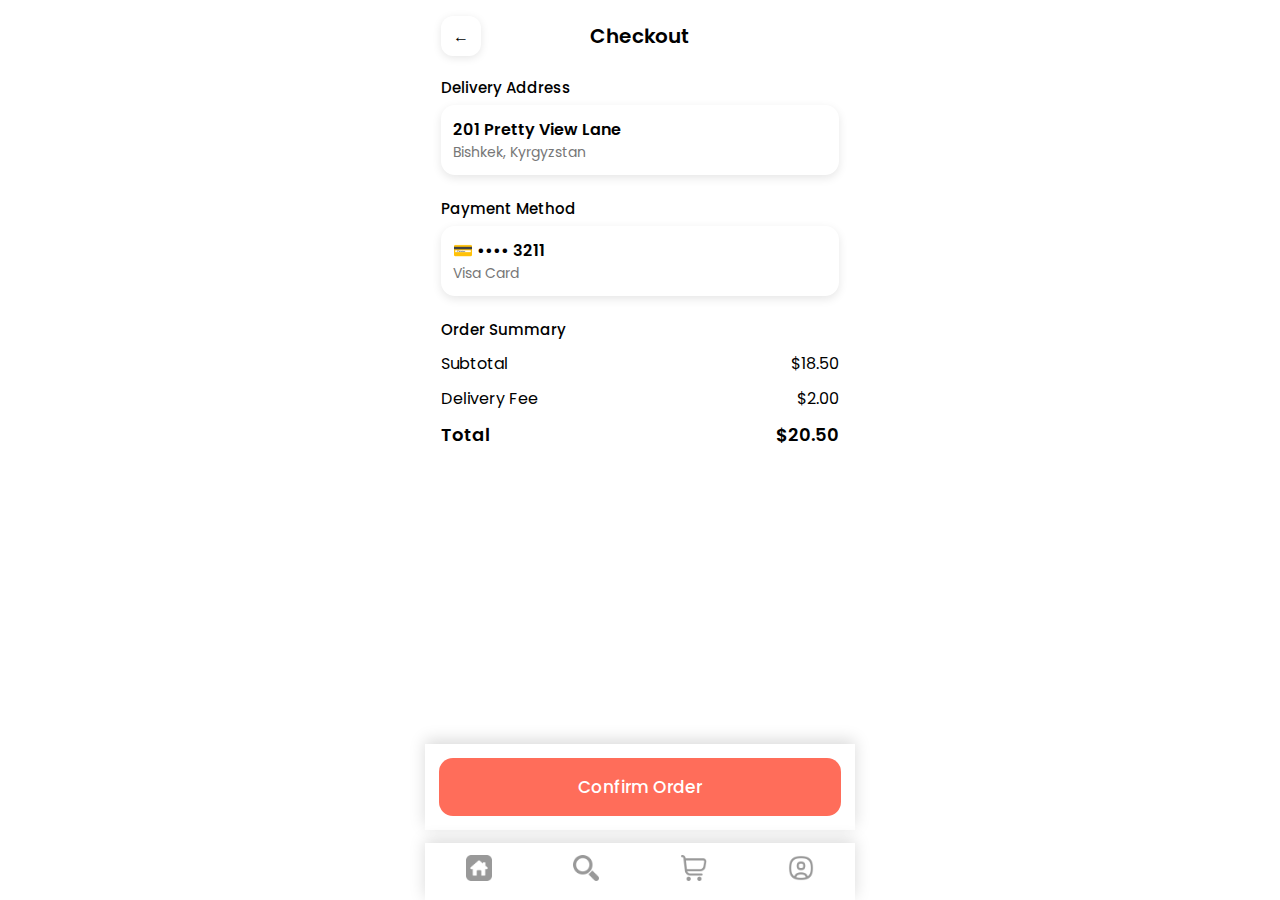
<file: checkout.html>
<!DOCTYPE html>
<html lang="en">
<head>
  <meta charset="UTF-8">
  <meta name="viewport" content="width=device-width, initial-scale=1.0, maximum-scale=1.0">
  <link rel="stylesheet" href="checkout.css">
  <link href="https://fonts.googleapis.com/css2?family=Poppins:wght@300;400;500;600;700&display=swap" rel="stylesheet">
  <title>Checkout</title>
</head>

<body>

<div class="container">

  <div class="top-bar">
    <a href="cart.html">
      <div class="icon-btn">←</div>
    </a>
    <p class="title">Checkout</p>
    <div class="empty"></div>
  </div>

  <div class="section">
    <p class="label">Delivery Address</p>
    <div class="box">
      <p class="bold">201 Pretty View Lane</p>
      <p class="sub">Bishkek, Kyrgyzstan</p>
    </div>
  </div>

  <div class="section">
    <p class="label">Payment Method</p>
    <div class="box">
      <p class="bold">💳 •••• 3211</p>
      <p class="sub">Visa Card</p>
    </div>
  </div>

  <div class="section">
    <p class="label">Order Summary</p>

    <div class="line">
      <p>Subtotal</p>
      <p>$18.50</p>
    </div>

    <div class="line">
      <p>Delivery Fee</p>
      <p>$2.00</p>
    </div>

    <div class="line total">
      <p>Total</p>
      <p>$20.50</p>
    </div>
  </div>

</div>


<div class="action-bar">
  <button class="order-btn">Confirm Order</button>
</div>


<div class="bottom-bar">
  <a href="index.html" class="item">
    <img src="icons/free-icon-home-8638623.png">
  </a>
  <a href="search.html" class="item">
    <img src="icons/free-icon-magnifier-tool-44514.png">
  </a>
  <a href="cart.html" class="item">
    <img src="icons/shopping-cart_3916598.png">
  </a>
  <a href="profile.html" class="item">
    <img src="icons/circle-user_18706282.png">
  </a>
</div>

<script src="navbar.js"></script>

</body>
</html>
</file>
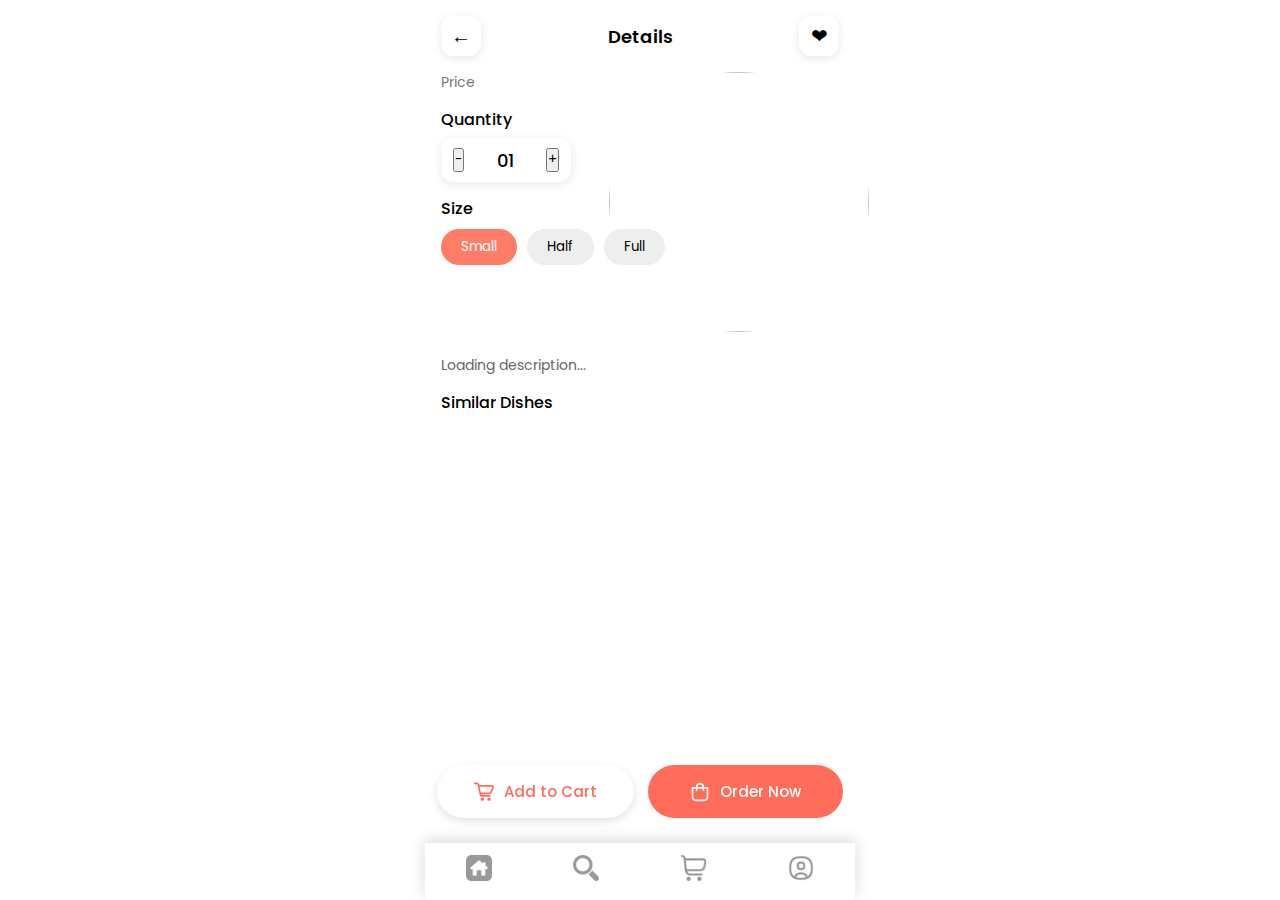
<file: details.html>
<!DOCTYPE html>
<html lang="en">
<head>
  <meta charset="UTF-8">
  <meta name="viewport" content="width=device-width, initial-scale=1.0, maximum-scale=1.0">
  <link rel="stylesheet" href="details.css">
  <link href="https://fonts.googleapis.com/css2?family=Poppins:wght@300;400;500;600;700&display=swap" rel="stylesheet">
  <title>Food Details</title>
</head>

<body>

<div class="container">

  <div class="top-bar">
    <a href="index.html"><div class="icon-btn back">←</div></a>
    <p class="title">Details</p>
    <div class="icon-btn heart">❤</div>
  </div>

  
  <div class="food-header">


    <img id="detail-img" class="food-img">

  
    <div class="food-info">

      <h2 id="detail-title" class="food-title"></h2>

      <p class="rating" id="detail-rating"></p>

      <p class="price-label">Price</p>
      <p class="price" id="detail-price"></p>

      <p class="section-title">Quantity</p>
      <div class="quantity-box">
        <button class="btn minus">-</button>
        <span class="qty"></span>
        <button class="btn plus">+</button>
      </div>

      <p class="section-title">Size</p>
      <div class="size-row">
        <button class="size-btn active">Small</button>
        <button class="size-btn">Half</button>
        <button class="size-btn">Full</button>
      </div>

    </div>
  </div>

  <p class="desc" id="detail-desc">
    Loading description...
  </p>


  <p class="section-title">Similar Dishes</p>

  <div class="similar-list" id="similar-list">
   
  </div>

</div>


<div class="action-bar">
  <a href="cart.html" class="action-btn cart-btn">
    <img src="icons/cart.svg" class="btn-icon">
    <span>Add to Cart</span>
  </a>

  <a href="checkout.html" class="action-btn order-btn">
    <img src="icons/bag-shopping.svg" class="btn-icon">
    <span>Order Now</span>
  </a>
</div>


<div class="bottom-bar">
  <a href="index.html" class="item"><img src="icons/free-icon-home-8638623.png"></a>
  <a href="search.html" class="item"><img src="icons/free-icon-magnifier-tool-44514.png"></a>
  <a href="cart.html" class="item"><img src="icons/shopping-cart_3916598.png"></a>
  <a href="profile.html" class="item"><img src="icons/circle-user_18706282.png"></a>
</div>

<script src="navbar.js"></script>
<script src="api.js"></script>
<script>
const minusBtn = document.querySelector(".minus");
const plusBtn = document.querySelector(".plus");
const qtySpan = document.querySelector(".qty");

qtySpan.textContent = "01";

minusBtn.addEventListener("click", () => {
    let qty = parseInt(qtySpan.textContent);
    if (qty > 1) {
        qty--;
        qtySpan.textContent = qty < 10 ? "0" + qty : qty;
    }
});

plusBtn.addEventListener("click", () => {
    let qty = parseInt(qtySpan.textContent);
    qty++;
    qtySpan.textContent = qty < 10 ? "0" + qty : qty;
});
</script>

</body>
</html>
</file>
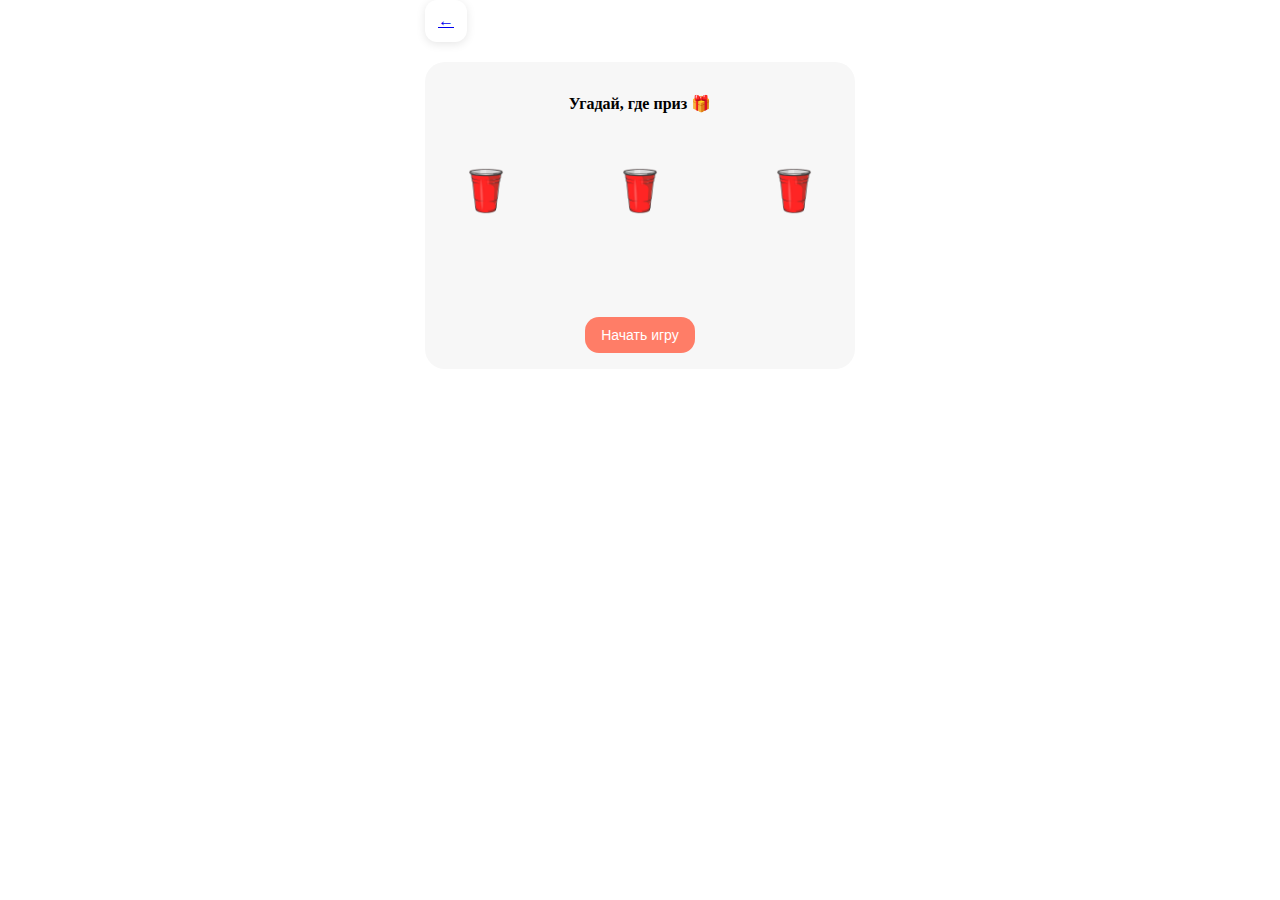
<file: game.html>
<!DOCTYPE html>
<html lang="en">
<head>
    <meta charset="UTF-8">
    <meta name="viewport" content="width=device-width, initial-scale=1.0">
    <link rel="stylesheet" href="game.css">
    <title>Document</title>
</head>
<body>
    <a href="index.html"><div class="icon-btn back">←</div></a>
<div class="shell-game">
  <h3>Угадай, где приз 🎁</h3>

  <div class="cups">
    <div class="cup" data-index="0">
      <img src="cup.png" alt="cup">
    </div>
    <div class="cup" data-index="1">
      <img src="cup.png" alt="cup">
    </div>
    <div class="cup" data-index="2">
      <img src="cup.png" alt="cup">
    </div>
  </div>

  <p class="result" id="game-result"></p>
  <button class="game-btn" id="start-game">Начать игру</button>
</div>

<script>
  const cups = document.querySelectorAll(".cup");
  const result = document.getElementById("game-result");
  const startBtn = document.getElementById("start-game");

  let winningIndex = null;
  let gameActive = false;
  let swingTimeout = null;

  function startGame() {
    result.textContent = "";
    gameActive = false;

    cups.forEach(cup => {
      cup.classList.remove("correct");
      cup.classList.add("swing");
    });

    winningIndex = Math.floor(Math.random() * cups.length);

  
    clearTimeout(swingTimeout);
    swingTimeout = setTimeout(() => {
      cups.forEach(cup => cup.classList.remove("swing"));
      gameActive = true;
    }, 1500);
  }

  cups.forEach(cup => {
    cup.addEventListener("click", () => {
      if (!gameActive) return;

      gameActive = false;
      const index = Number(cup.dataset.index);

      if (index === winningIndex) {
        cup.classList.add("correct");
        result.textContent = "Ты угадал 🎉 5$ бонус твой!";
        localStorage.setItem("bonus", "5%");
      } else {
        cups[winningIndex].classList.add("correct");
        result.textContent = "Не угадал. Почти получилось.";
      }
    });
  });

  startBtn.addEventListener("click", startGame);
</script>



</body>
</html>
</file>
<file: checkout.css>
*{
  margin:0;
  padding:0;
  box-sizing:border-box;
  font-family:"Poppins", sans-serif;
}

body{
  max-width:430px;
  margin:0 auto;
  background:#fff;
}

.container{
  padding:16px;
  padding-bottom:160px; 
}

.top-bar{
  display:flex;
  align-items:center;
  justify-content:space-between;
  margin-bottom:20px;
}

.title{
  font-size:20px;
  font-weight:600;
}

.icon-btn{
  width:40px;
  height:40px;
  background:#fff;
  border-radius:12px;
  box-shadow:0 2px 8px rgba(0,0,0,0.1);
  display:flex;
  align-items:center;
  justify-content:center;
}

.empty{
  width:40px;
}

.section{
  margin-bottom:22px;
}

.label{
  font-size:15px;
  font-weight:500;
  margin-bottom:6px;
}

.box{
  padding:12px;
  background:#fff;
  border-radius:14px;
  box-shadow:0 3px 10px rgba(0,0,0,0.1);
}

.bold{
  font-weight:600;
  font-size:16px;
}

.sub{
  color:#777;
  font-size:14px;
}

.line{
  display:flex;
  justify-content:space-between;
  margin:10px 0;
}

.total{
  font-size:18px;
  font-weight:600;
}

.action-bar{
  position:fixed;
  bottom:70px;
  left:50%;
  transform:translateX(-50%);
  background:#fff;
  width:100%;
  max-width:430px;
  padding:14px;
  box-shadow:0 -4px 15px rgba(0,0,0,0.15);
  z-index:90;
}

.order-btn{
  width:100%;
  padding:16px;
  background:#ff6d5a;
  color:white;
  border:none;
  border-radius:14px;
  font-size:17px;
  font-weight:500;
}

.bottom-bar {
  position: fixed;
  bottom: 0;
  left: 50%;
  transform: translateX(-50%);
  max-width: 430px;
  width: 100%;
  background: white;
  display: flex;
  justify-content: space-around;
  padding: 12px 0;
  box-shadow: 0 -3px 15px rgba(0,0,0,0.15);
  z-index: 100;
}

.bottom-bar .item img {
  width:26px;
  height:26px;
  opacity:0.4;
}

.bottom-bar .item.active img {
  opacity:1;
  filter: brightness(1) saturate(2) hue-rotate(-10deg);
}

a {
  text-decoration: none;
  color: inherit;
}
</file>
<file: details.css>
*{
  margin:0;
  padding:0;
  box-sizing:border-box;
  font-family:"Poppins", sans-serif;
}

body{
  max-width:430px;
  margin:0 auto;
  background:#fff;
}

.container{
  padding:16px;
  padding-bottom:180px;
}

.top-bar{
  display:flex;
  align-items:center;
  justify-content:space-between;
  margin-bottom:16px;
}

.title{
  font-size:18px;
  font-weight:600;
}

.icon-btn{
  width:40px;
  height:40px;
  background:#fff;
  border-radius:12px;
  box-shadow:0 2px 10px rgba(0,0,0,0.1);
  display:flex;
  align-items:center;
  justify-content:center;
  font-size:20px;
}

.food-header{
  position:relative;
  min-height:270px;
  padding-right:130px;
}

.food-img{
  position:absolute;
  right:-30px;
  top:0;
  width:260px;
  height:260px;
  border-radius:50%;
  object-fit:cover;
  z-index:1;
}

.food-info{
  position:relative;
  z-index:2;
  max-width:60%;
}

.food-title{
  font-size:22px;
  font-weight:600;
  margin-bottom:6px;
}

.rating{
  color:#444;
  margin:4px 0;
}

.reviews{
  color:#777;
  font-size:13px;
}

.restaurant{
  margin-top:8px;
  color:#777;
}

.restaurant span{
  font-weight:500;
  color:#000;
}

.price-label{
  margin-top:14px;
  font-size:14px;
  color:#777;
}

.price{
  font-size:20px;
  font-weight:600;
  color:#ff6d5a;
  margin-bottom:10px;
}

.section-title{
  margin:14px 0 6px 0;
  font-weight:500;
}

.quantity-box{
  width:130px;
  height:44px;
  border-radius:12px;
  background:#fff;
  display:flex;
  justify-content:space-between;
  align-items:center;
  padding:0 12px;
  box-shadow:0 2px 10px rgba(0,0,0,0.1);
}

.qty-btn{
  width:26px;
  height:26px;
  border-radius:8px;
  border:none;
  background:#ff6d5a;
  color:white;
  font-size:18px;
}

.qty{
  font-size:18px;
  font-weight:500;
}

.size-row{
  display:flex;
  gap:10px;
  margin-top:8px;
}

.size-btn{
  padding:8px 20px;
  background:#eee;
  border:none;
  border-radius:20px;
}

.size-btn.active{
  background:#ff7d67;
  color:white;
}

.desc{
  margin-top:12px;
  color:#666;
  line-height:1.6;
  font-size:14px;
}

.read-more{
  color:#ff6d5a;
  font-weight:500;
  cursor:pointer;
}

.similar-list{
  margin-top:12px;
  display:flex;
  gap:27px;
  overflow-x:auto;
  -webkit-overflow-scrolling:touch;
}

.similar-card{
  min-width:170px;
  background:#fff;
  border-radius:18px;
  box-shadow:0 3px 10px rgba(0,0,0,0.1);
  padding:10px;
}

.similar-card img{
  width:100%;
  height:110px;
  border-radius:16px;
  object-fit:cover;
}

.name{
  font-weight:600;
  font-size:15px;
}

.action-bar {
  position: fixed;
  bottom: 70px;
  left: 50%;
  transform: translateX(-50%);
  max-width: 430px;
  width: 100%;
  display: flex;
  gap: 14px;
  padding: 12px;
  background: 0;
  z-index: 90;
}

.action-btn {
  flex: 1;
  display: flex;
  align-items: center;
  justify-content: center;
  gap: 10px;

  padding: 14px 0;
  border-radius: 30px;
  font-size: 15px;
  font-weight: 500;
  text-decoration: none;
}

.cart-btn {
  background: #ffffff;
  color: #ff6d5a;
  border: 1px solid #fff;
  box-shadow: 0 3px 10px rgba(0,0,0,0.12);
}

.order-btn {
  background: #ff6d5a;
  color: white;
}

.btn-icon {
  width: 20px;
  height: 20px;
  stroke: currentColor;
  fill: none;
}

.bottom-bar{
  position:fixed;
  bottom:0;
  left:50%;
  transform:translateX(-50%);
  max-width:430px;
  width:100%;
  background:white;
  padding:12px 0;
  display:flex;
  justify-content:space-around;
  box-shadow:0 -3px 15px rgba(0,0,0,0.15);
  z-index:100;
}

.bottom-bar .item img{
  width:26px;
  height:26px;
  opacity:0.4;
}

.bottom-bar .item.active img{
  opacity:1;
}

a{
  text-decoration:none;
  color:inherit;
}
</file>
<file: game.css>
body{
  background:#fff;
  max-width:430px;
  margin:0 auto;
}

.icon-btn{
  width:42px;
  height:42px;
  background:#fff;
  border-radius:12px;
  box-shadow:0 2px 10px rgba(0,0,0,0.1);
  display:flex;
  align-items:center;
  justify-content:center;
}

.shell-game {
  margin: 20px 0;
  padding: 16px;
  border-radius: 20px;
  background: #f7f7f7;
  text-align: center;
}

.shell-game h3 {
  font-size: 16px;
}

.cups {
  display: flex;
  justify-content: space-between;
  gap: 12px;
  margin: 18px 0;
}

.cup {
  width: 30%;
  max-width: 90px;
  aspect-ratio: 3 / 4;
  position: relative;
  cursor: pointer;
  transition: transform 0.35s ease;
}

.cup img {
  width: 100%;
  height: 100%;
  object-fit: contain;
}

.cup:active {
  transform: translateY(-6px) scale(0.95);
}

.cup.correct::after {
  content: "🎁";
  position: absolute;
  font-size: 26px;
  bottom: -28px;
  left: 50%;
  transform: translateX(-50%);
}

.result {
  font-size: 14px;
  font-weight: 600;
  min-height: 20px;
}

.game-btn {
  margin-top: 10px;
  padding: 10px 16px;
  border-radius: 14px;
  border: none;
  background: #ff7d67;
  color: white;
  font-size: 14px;
}

@keyframes cupSwing {
  0%   { transform: rotate(0deg); }
  20%  { transform: rotate(-12deg); }
  40%  { transform: rotate(12deg); }
  60%  { transform: rotate(-10deg); }
  80%  { transform: rotate(10deg); }
  100% { transform: rotate(0deg); }
}

.cup.swing {
  animation: cupSwing 0.9s ease-in-out infinite;
  transform-origin: bottom center;
}
</file>
